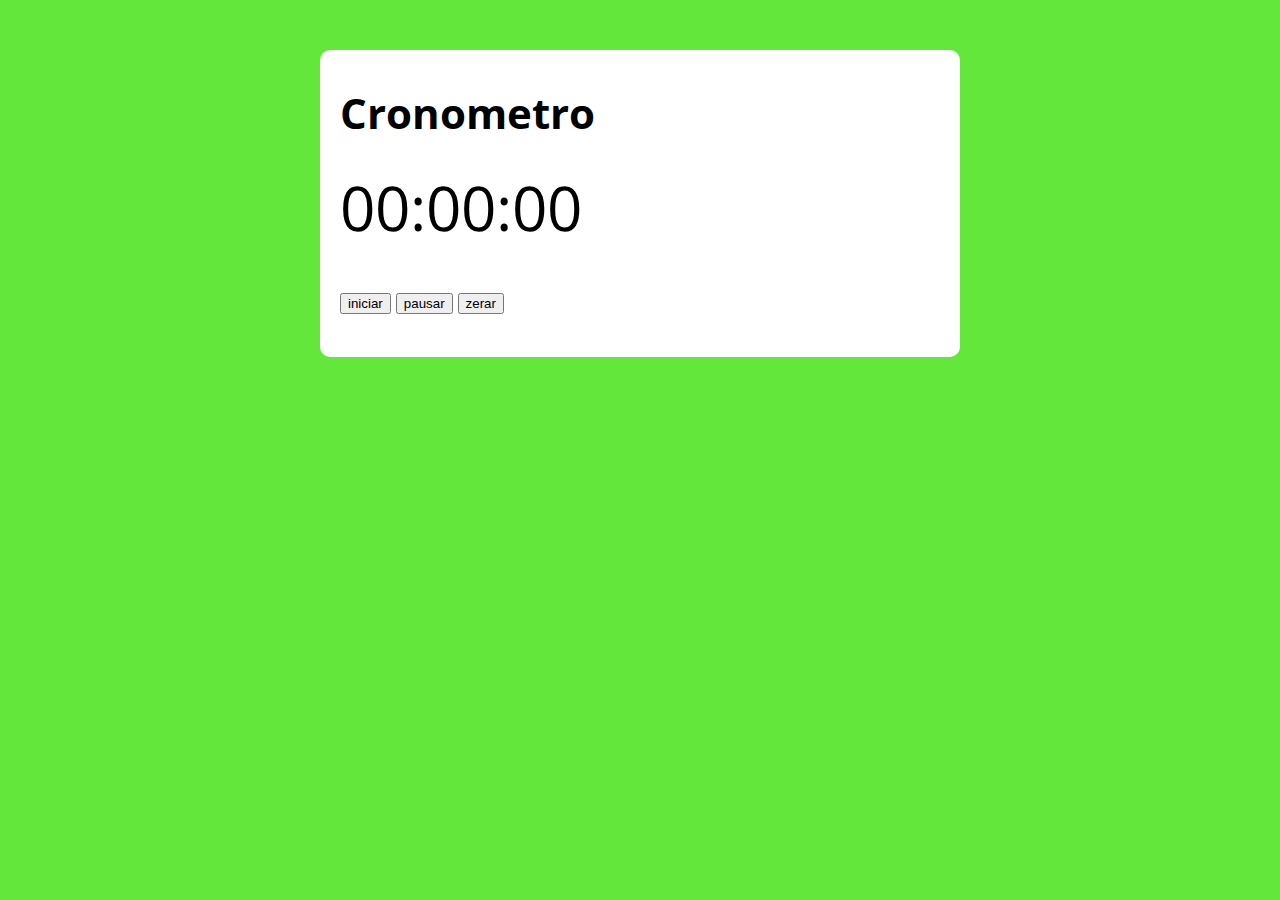
<file: Cronometro/index.html>
<!DOCTYPE html>
<html lang="pt-BR">

<head>
  <meta charset="UTF-8">
  <meta name="viewport" content="width=device-width, initial-scale=1.0">
  <meta http-equiv="X-UA-Compatible" content="ie=edge">
  <title>Modelo</title>
  <link rel="stylesheet" href="style.css">
</head>

<body>

  <section class="container">
    <h1> Cronometro</h1>
    <p class="relogio">00:00:00</p>
    <p>
      <button class="iniciar">iniciar</button>
      <button class="pausar">pausar</button>
      <button class="zerar">zerar</button>
    </p>
  </section>

  <script src="script.js"></script>
</body>

</html>
</file>
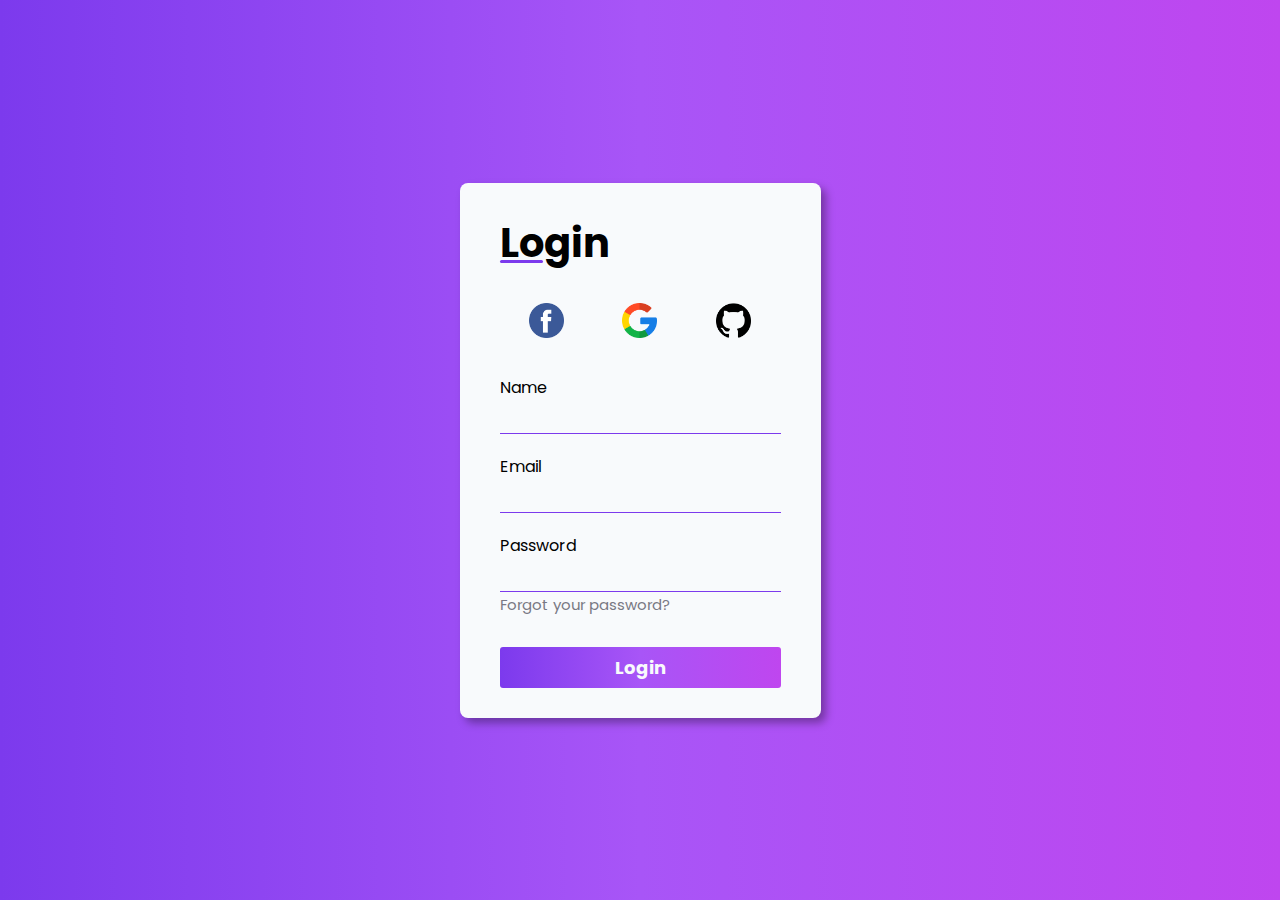
<file: Dark_Light Form/index.html>
<!DOCTYPE html>
<html lang="pt-br">
  <head>
    <meta charset="UTF-8" />
    <meta name="viewport" content="width=device-width, initial-scale=1.0" />
    <link
      rel="stylesheet"
      href="https://cdnjs.cloudflare.com/ajax/libs/font-awesome/6.4.2/css/all.min.css"
      integrity="sha512-z3gLpd7yknf1YoNbCzqRKc4qyor8gaKU1qmn+CShxbuBusANI9QpRohGBreCFkKxLhei6S9CQXFEbbKuqLg0DA=="
      crossorigin="anonymous"
      referrerpolicy="no-referrer"
    />
    <link rel="stylesheet" href="assets/css/style.css" />
    <title>Login Dark/Light Mode</title>
  </head>
  <body>
    <main id="container">
      <form id="login_form">
        <div id="form_header">
          <h1>Login</h1>
          <i id="mode_icon" class="fa-solid fa-moon"></i>
        </div>

        <div id="social_media">
          <a href="#"
            ><img src="assets/imgs/facebook.png" alt="Facebook Logo"
          /></a>
          <a href="#"><img src="assets/imgs/google.png" alt="Google Logo" /></a>
          <a href="#"><img src="assets/imgs/github.png" alt="Github Logo" /></a>
        </div>

        <div id="inputs">
          <div class="input_box">
            <label for="name">
              Name
              <div class="input-field">
                <i class="fa-solid fa-user"></i>
                <input type="text" id="name" name="name" />
              </div>
            </label>
          </div>

          <div class="input_box">
            <label for="email">
              Email
              <div class="input-field">
                <i class="fa-solid fa-envelope"></i>
                <input type="email" id="email" name="email" />
              </div>
            </label>
          </div>

          <div class="input_box">
            <label for="password">
              Password
              <div class="input-field">
                <i class="fa-solid fa-key"></i>
                <input type="password" id="password" name="password" />
              </div>
            </label>
            <div id="forgot_password">
              <a href="#"> Forgot your password? </a>
            </div>
          </div>
        </div>

        <button type="submit" id="login_button">Login</button>
      </form>
    </main>
    <script type="text/javascript" src="assets/js/script.js"></script>
  </body>
</html>
</file>
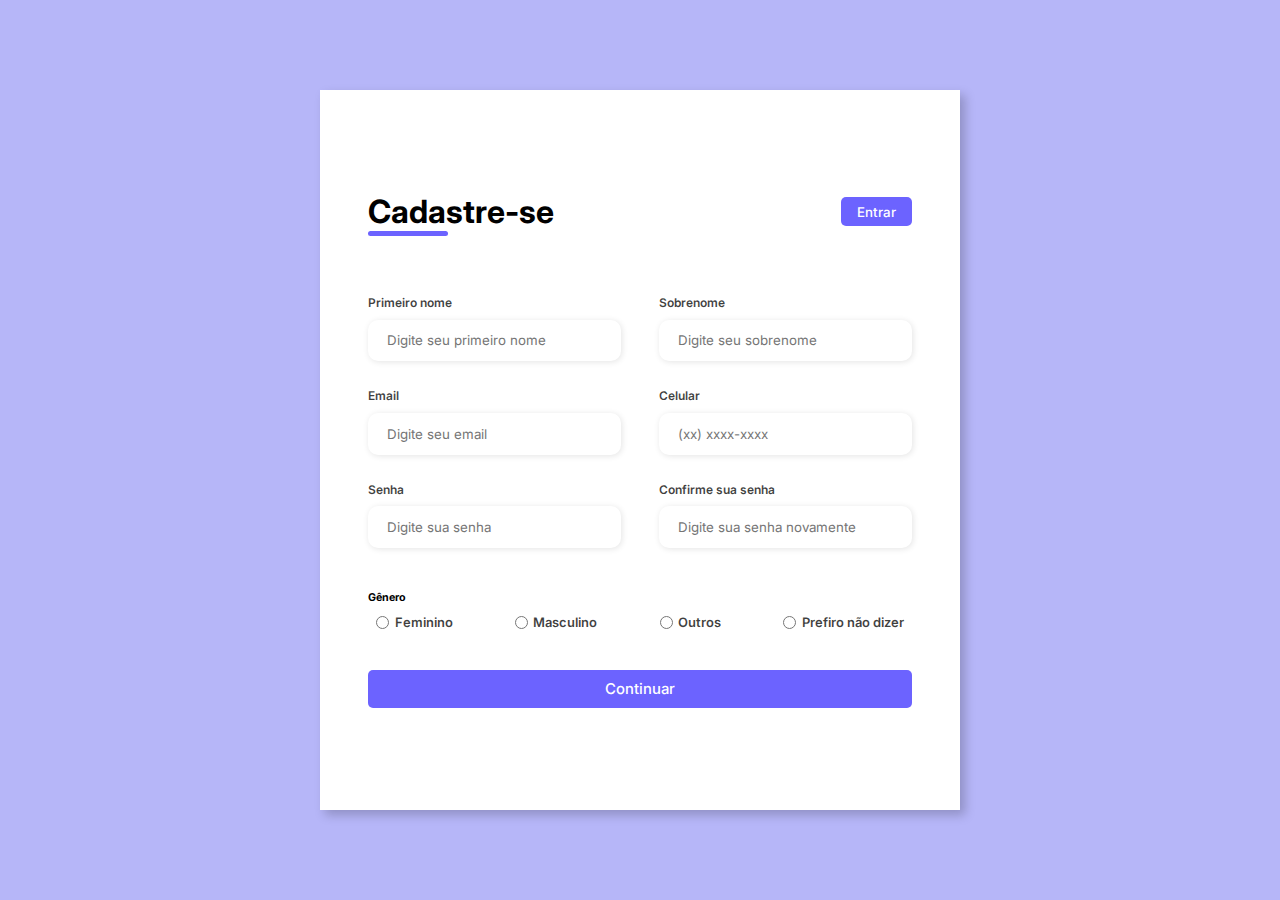
<file: Formulario Cadastro Responsivo/index.html>
<!DOCTYPE html>
<html lang="pt-br">
  <head>
    <meta charset="UTF-8" />
    <meta name="viewport" content="width=device-width, initial-scale=1.0" />
    <link rel="stylesheet" href="assets/css/style.css" />
    <title>Formulário de Cadastro</title>
  </head>
  <body>
    <div class="container">
      <div class="form-image">
        <img src="assets/img/undraw_code_review_re_woeb.svg" />
      </div>
      <div class="form">
        <form action="#">
          <div class="form-header">
            <div class="title">
              <h1>Cadastre-se</h1>
            </div>
            <div class="login-button">
              <button><a href="#">Entrar</a></button>
            </div>
          </div>
          <div class="input-group">
            <div class="input-box">
              <label for="firstname">Primeiro nome</label>
              <input
                id="firstname"
                type="text"
                name="firstname"
                placeholder="Digite seu primeiro nome"
                required
              />
            </div>

            <div class="input-box">
              <label for="lastname">Sobrenome</label>
              <input
                id="lastname"
                type="text"
                name="lastname"
                placeholder="Digite seu sobrenome"
                required
              />
            </div>

            <div class="input-box">
              <label for="email">Email</label>
              <input
                id="email"
                type="email"
                name="email"
                placeholder="Digite seu email"
                required
              />
            </div>

            <div class="input-box">
              <label for="number">Celular</label>
              <input
                id="number"
                type="tel"
                name="number"
                placeholder="(xx) xxxx-xxxx"
                required
              />
            </div>

            <div class="input-box">
              <label for="password">Senha</label>
              <input
                id="password"
                type="password"
                name="password"
                placeholder="Digite sua senha"
                required
              />
            </div>

            <div class="input-box">
              <label for="password">Confirme sua senha</label>
              <input
                id="password"
                type="password"
                name="confirmpassword"
                placeholder="Digite sua senha novamente"
                required
              />
            </div>
          </div>

          <div class="gender-inputs">
            <div class="gender-title">
              <h6>Gênero</h6>
            </div>

            <div class="gender-group">
              <div class="gender-input">
                <input type="radio" id="female" name="gender" />
                <label for="female">Feminino</label>
              </div>

              <div class="gender-input">
                <input type="radio" id="male" name="gender" />
                <label for="male">Masculino</label>
              </div>

              <div class="gender-input">
                <input type="radio" id="others" name="gender" />
                <label for="others">Outros</label>
              </div>

              <div class="gender-input">
                <input type="radio" id="none" name="gender" />
                <label for="none">Prefiro não dizer</label>
              </div>
            </div>
          </div>
          <div class="continue-button">
            <button><a href="#">Continuar</a></button>
          </div>
        </form>
      </div>
    </div>
  </body>
</html>
</file>
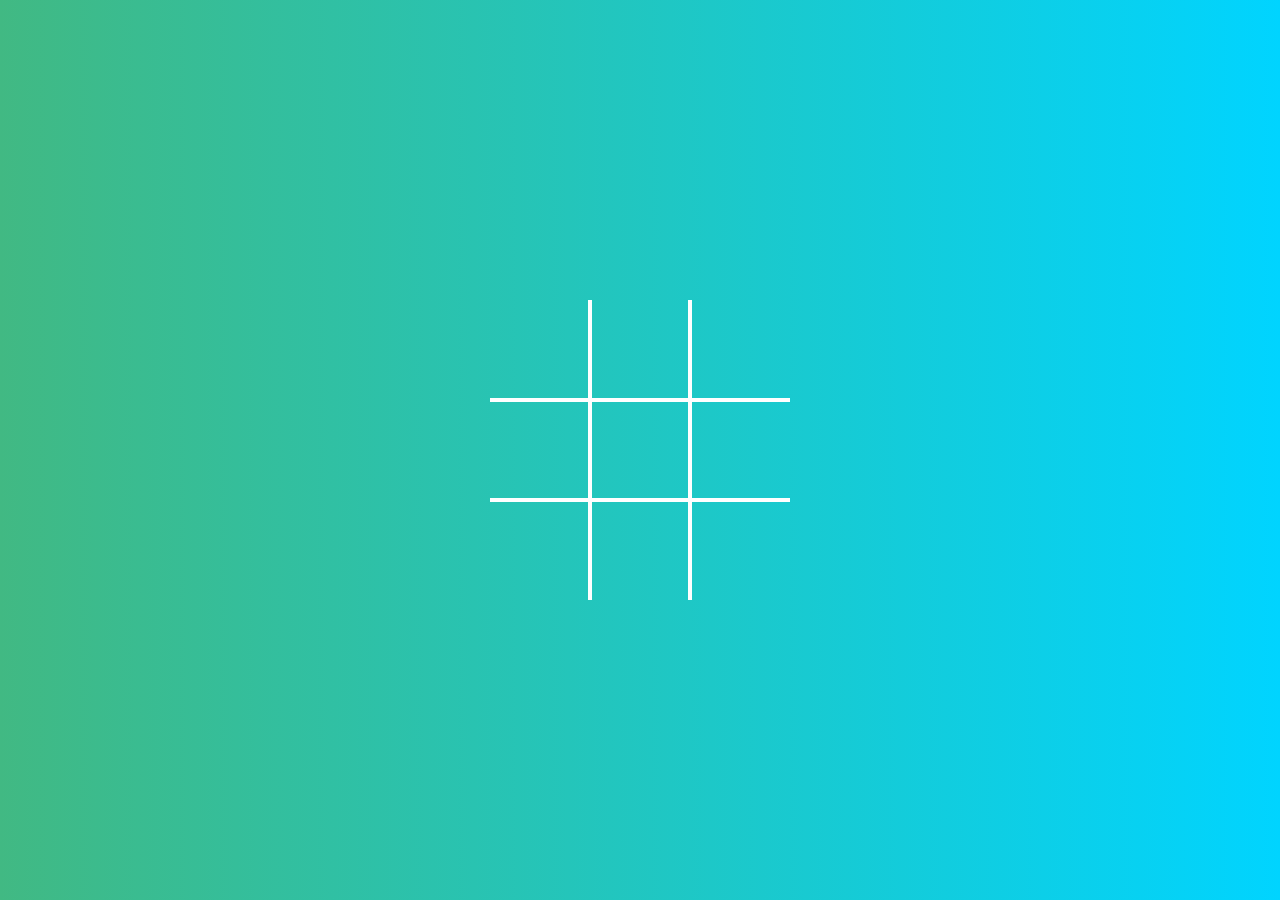
<file: Jogo da Velha/index.html>
<!DOCTYPE html>
<html lang="en">
  <head>
    <meta charset="UTF-8" />
    <meta name="viewport" content="width=device-width, initial-scale=1.0" />
    <link rel="stylesheet" href="assets/css/style.css" />
    <title>Jogo da Velha</title>
  </head>
  <body>
    <div class="board" data-board>
      <div class="cell" data-cell></div>
      <div class="cell" data-cell></div>
      <div class="cell" data-cell></div>
      <div class="cell" data-cell></div>
      <div class="cell" data-cell></div>
      <div class="cell" data-cell></div>
      <div class="cell" data-cell></div>
      <div class="cell" data-cell></div>
      <div class="cell" data-cell></div>
      <div class="winning-message" data-winning-message>
        <p class="winning-message-text" data-winning-message-text></p>
        <button class="restart-button" data-restart-button>Reiniciar</button>
      </div>
    </div>
    <script src="assets/js/script.js"></script>
  </body>
</html>
</file>
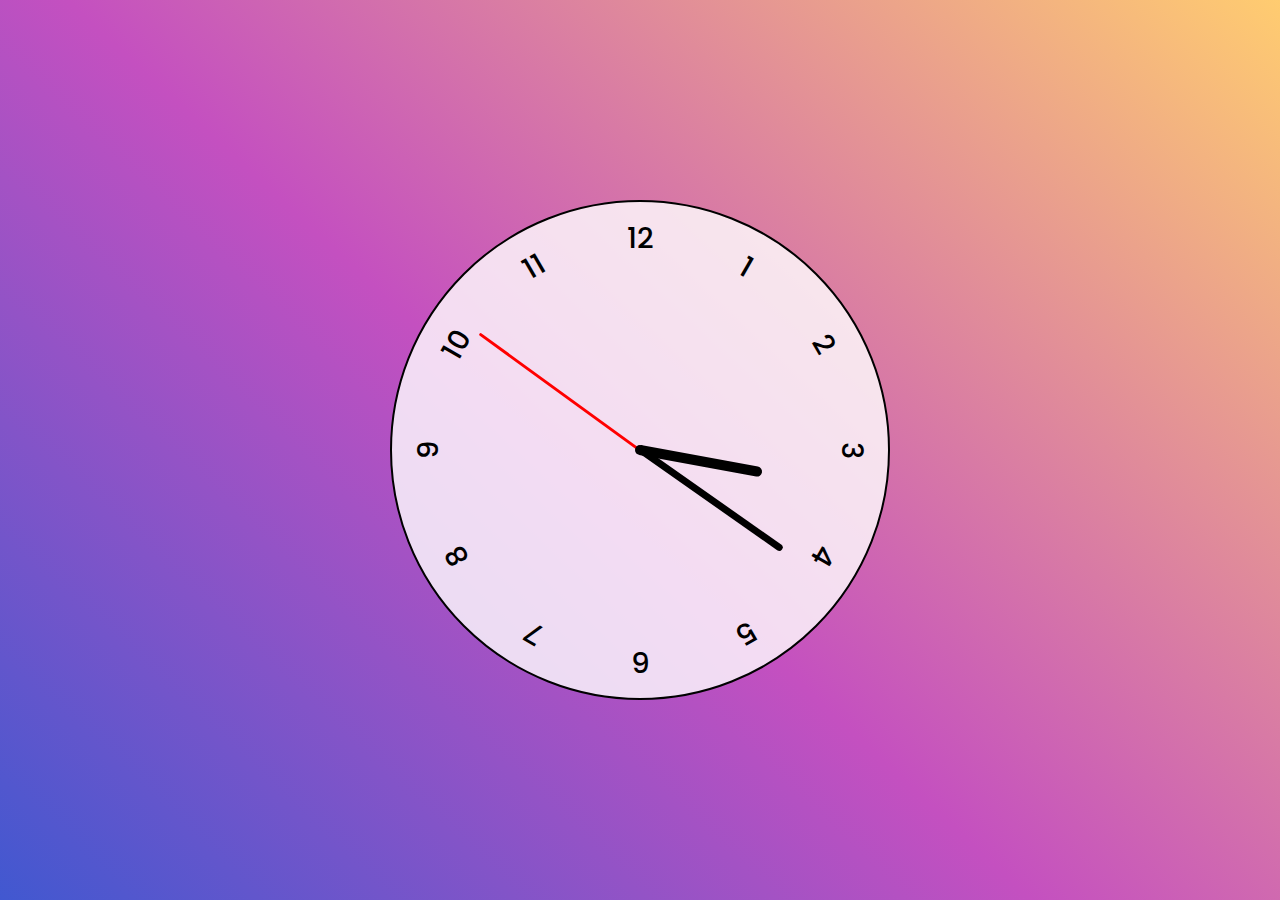
<file: Relogio_Analogico/index.html>
<!DOCTYPE html>
<html lang="en">
  <head>
    <meta charset="UTF-8" />
    <meta http-equiv="X-UA-Compatible" content="IE=edge" />
    <meta name="viewport" content="width=device-width, initial-scale=1.0" />
    <link rel="preconnect" href="https://fonts.googleapis.com" />
    <link rel="preconnect" href="https://fonts.gstatic.com" crossorigin />
    <link
      href="https://fonts.googleapis.com/css2?family=Poppins:wght@400;500;700&display=swap"
      rel="stylesheet"
    />
    <link rel="stylesheet" href="assets/css/style.css" />
    <title>Relógio</title>
  </head>
  <body>
    <!-- criar div com uma classe .(nome da classe) -->
    <div class="clock">
      <div class="hand seconds"></div>
      <div class="hand minutes"></div>
      <div class="hand hours"></div>

      <!-- .div.number.number-$*12{$} -->

      <div class="div number number-1">1</div>
      <div class="div number number-2">2</div>
      <div class="div number number-3">3</div>
      <div class="div number number-4">4</div>
      <div class="div number number-5">5</div>
      <div class="div number number-6">6</div>
      <div class="div number number-7">7</div>
      <div class="div number number-8">8</div>
      <div class="div number number-9">9</div>
      <div class="div number number-10">10</div>
      <div class="div number number-11">11</div>
      <div class="div number number-12">12</div>
    </div>
    <script src="assets/js/script.js"></script>
  </body>
</html>
</file>
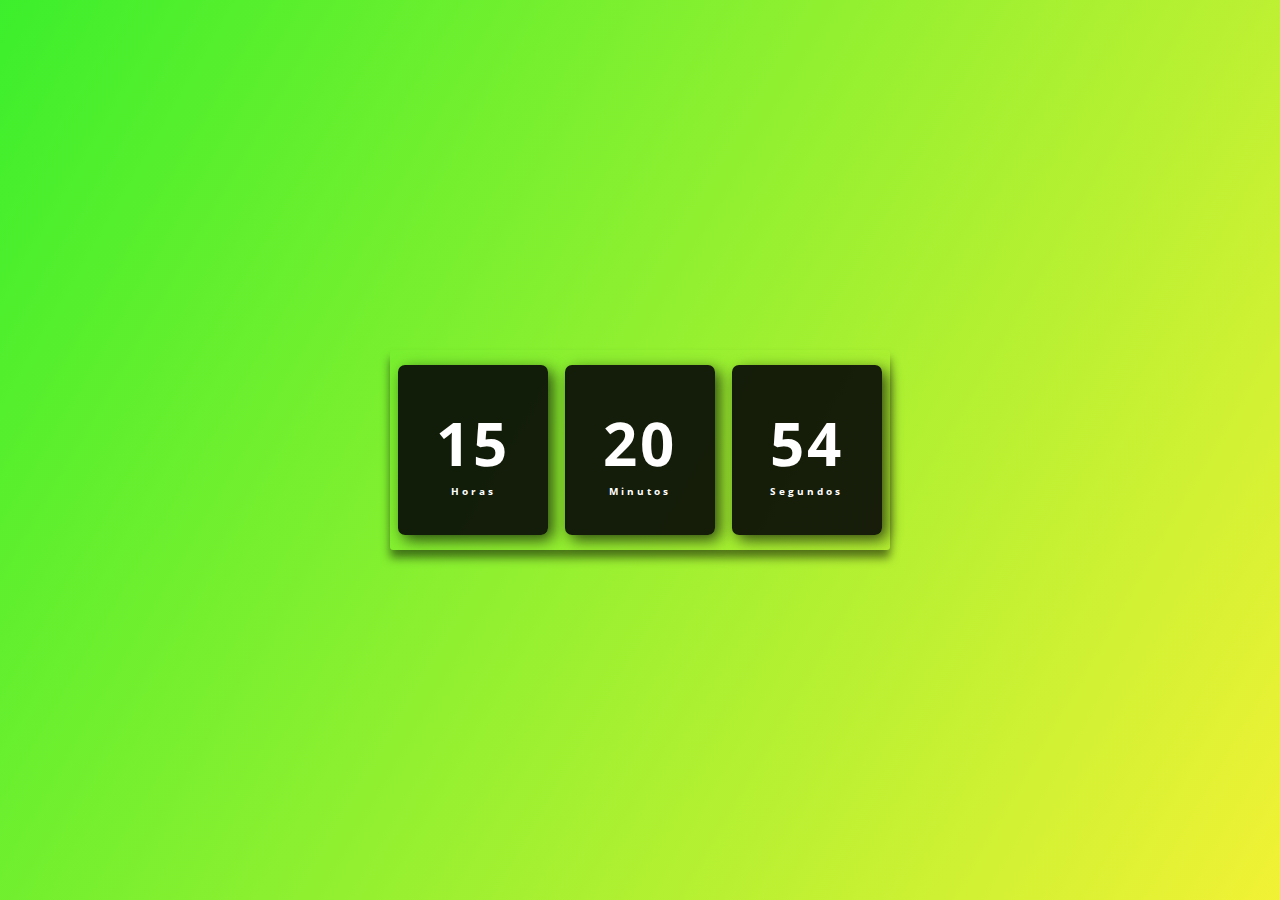
<file: Relogio_Digital/index.html>
<!DOCTYPE html>
<html lang="pt-br">
<head>
    <meta charset="UTF-8">
    <meta http-equiv="X-UA-Compatible" content="IE=edge">
    <meta name="viewport" content="width=device-width, initial-scale=1.0">
    <link rel="stylesheet" href="assets/css/style.css">
    <title>Relógio Digital</title>
</head>
<body>
    <div class = "relogio">
        <div>
            <span id = "horas"> 00 </span>
            <span class = "tempo"> Horas </span>
        </div>
        
        <div>
            <span id = "minutos"> 00 </span>
            <span class = "tempo"> Minutos </span>
        </div>

        <div>
            <span id = "segundos"> 00 </span>
            <span class = "tempo"> Segundos </span>
        </div>

    </div>
    <script src="assets/js/script.js"></script>
</body>
</html>
</file>
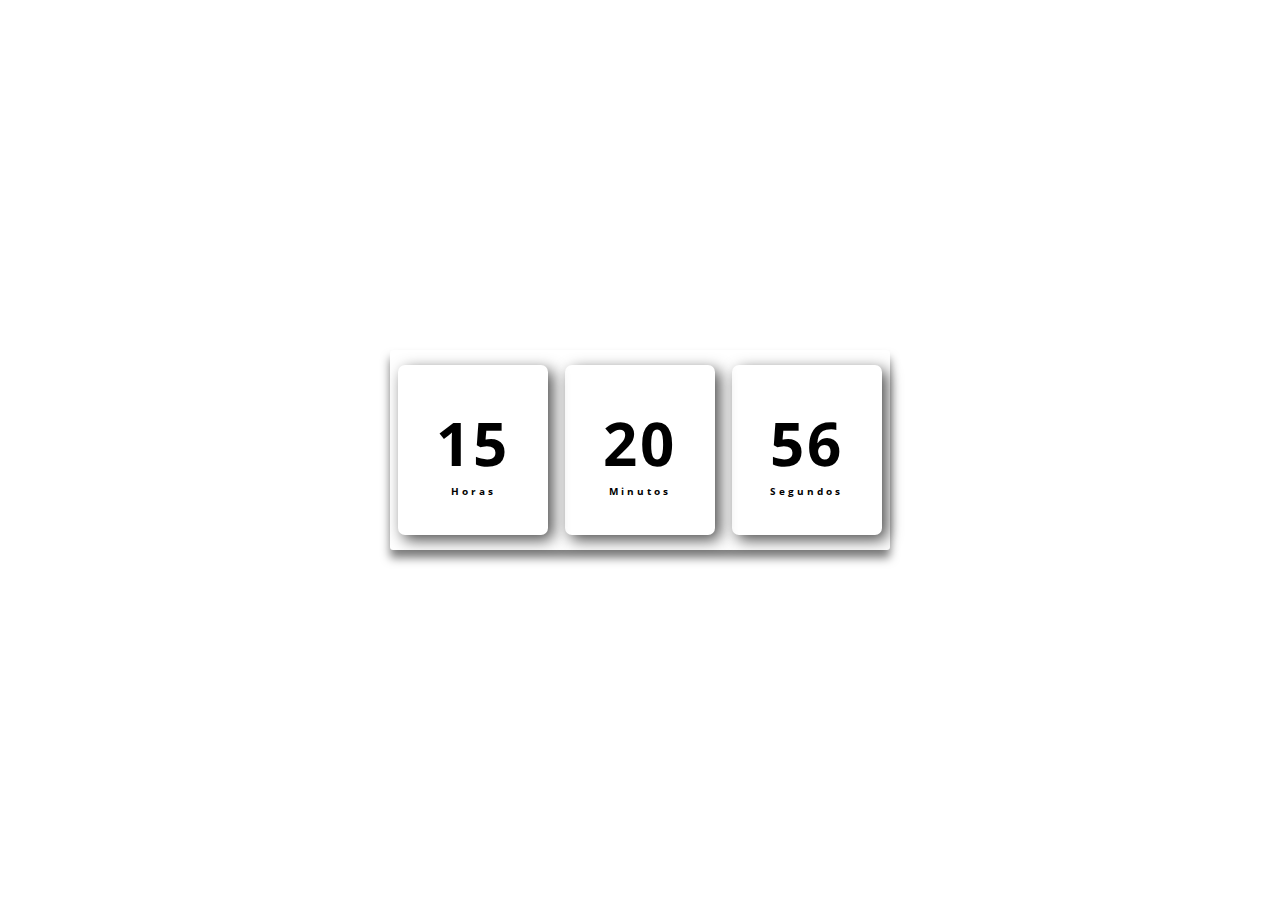
<file: Relogio_Digital/background_image_clock.html>
<!DOCTYPE html>
<html lang="pt-br">
<head>
    <meta charset="UTF-8">
    <meta http-equiv="X-UA-Compatible" content="IE=edge">
    <meta name="viewport" content="width=device-width, initial-scale=1.0">
    <link rel="stylesheet" href="assets/css/style_background_image.css">
    <title>Relógio Digital</title>
</head>
<body>
    <div class = "relogio">
        <div>
            <span id = "horas"> 00 </span>
            <span class = "tempo"> Horas </span>
        </div>
        
        <div>
            <span id = "minutos"> 00 </span>
            <span class = "tempo"> Minutos </span>
        </div>

        <div>
            <span id = "segundos"> 00 </span>
            <span class = "tempo"> Segundos </span>
        </div>

    </div>
    <script src="assets/js/script.js"></script>
</body>
</html>
</file>
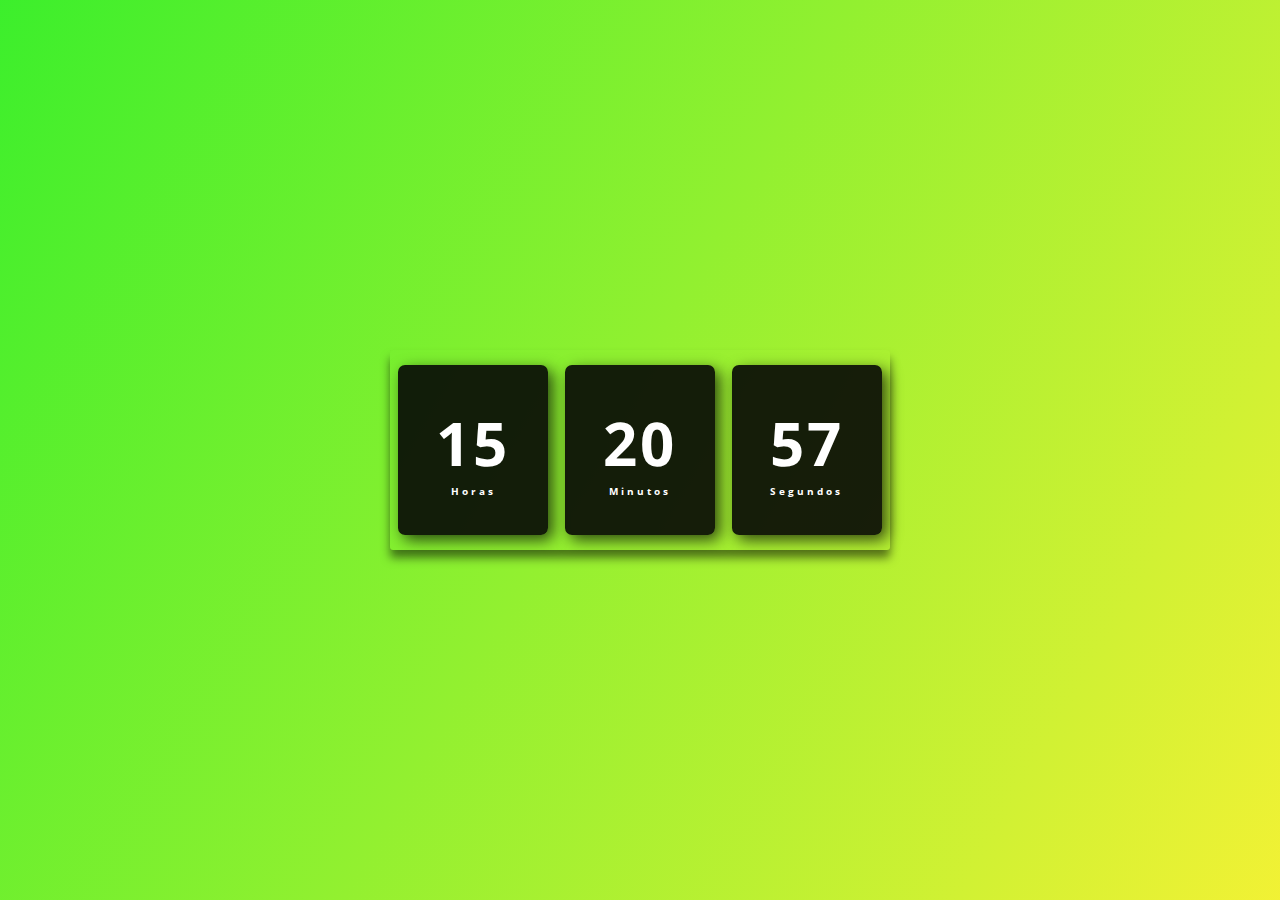
<file: Relogio_Digital/linear_gradient_clock.html>
<!DOCTYPE html>
<html lang="pt-br">
<head>
    <meta charset="UTF-8">
    <meta http-equiv="X-UA-Compatible" content="IE=edge">
    <meta name="viewport" content="width=device-width, initial-scale=1.0">
    <link rel="stylesheet" href="assets/css/style_linear_gradient.css">
    <title>Relógio Digital</title>
</head>
<body>
    <div class = "relogio">
        <div>
            <span id = "horas"> 00 </span>
            <span class = "tempo"> Horas </span>
        </div>
        
        <div>
            <span id = "minutos"> 00 </span>
            <span class = "tempo"> Minutos </span>
        </div>

        <div>
            <span id = "segundos"> 00 </span>
            <span class = "tempo"> Segundos </span>
        </div>

    </div>
    <script src="assets/js/script.js"></script>
</body>
</html>
</file>
<file: Cronometro/style.css>
@import url('https://fonts.googleapis.com/css?family=Open+Sans:400,700&display=swap');
:root {
  --primary-color: rgba(60, 225, 10, 0.801);
  --primary-color-darker: rgba(60, 225, 10, 0.801);
}

* {
  box-sizing: border-box;
  outline: 0;
}

body {
  margin: 0;
  padding: 0;
  background: var(--primary-color);
  font-family: 'Open sans', sans-serif;
  font-size: 1.3em;
  line-height: 1.5em;
}

.container {

  max-width: 640px;
  margin: 50px auto;
  background: #fff;
  padding: 20px;
  border-radius: 10px;
}

form input, form label, form button {
  display: block;
  width: 100%;
  margin-bottom: 10px;
}

form input {
  font-size: 24px;
  height: 50px;
  padding: 0 20px;
}

form input:focus {
  outline: 1px solid var(--primary-color);
}

form button {
  border: none;
  background: var(--primary-color);
  color: #fff;
  font-size: 18px;
  font-weight: 700;
  height: 50px;
  cursor: pointer;
  margin-top: 30px;
}

form button:hover {
  background: var(--primary-color-darker);
}
.relogio {
  font-size: 3em;
}

.pausado {
  color: red;
}
</file>
<file: Dark_Light Form/assets/css/style.css>
@import url("https://fonts.googleapis.com/css2?family=Poppins%3Awght%40100%3B200%3B300%3B400&display=swap%27%29%3B");

:root {
  --color-light-50: #f8fafc;

  --color-dark-50: #797984;
  --color-dark-100: #312d37;
  --color-dark-900: #000;

  --color-purple-50: #7c3aed;
  --color-purple-100: #a855f7;
  --color-purple-200: #bf46ef;

  --color-gradient: linear-gradient(
    90deg,
    var(--color-purple-50),
    var(--color-purple-100),
    var(--color-purple-200)
  );
}

* {
  font-family: "Poppins", sans-serif;
  margin: 0;
  padding: 0;
  box-sizing: border-box;
}

#container {
  height: 100vh;
  width: 100%;
  background: var(--color-gradient);
  display: flex;
  align-items: center;
  justify-content: center;
}

#login_form {
  background-color: var(--color-light-50);
  display: flex;
  flex-direction: column;
  padding: 30px 40px;
  border-radius: 8px;
  gap: 30px;
  box-shadow: 5px 5px 8px rgba(0, 0, 0, 0.336);
  height: fit-content;
  animation: dark-to-light 1s ease-in-out;
}

#form_header {
  display: flex;
  align-items: center;
  justify-content: space-between;
}

#form_header h1 {
  font-size: 40px;
  position: relative;
}

#form_header h1::before {
  position: absolute;
  content: "";
  width: 40%;
  background-color: var(--color-purple-50);
  height: 3px;
  bottom: 10px;
  border-radius: 5px;
}

#mode_icon {
  cursor: pointer;
  font-size: 20px;
}

#social_media {
  display: flex;
  justify-content: space-around;
}

#social_media img {
  width: 35px;
}

#social_media img:hover {
  transform: scale(1.2);
}

#inputs {
  display: flex;
  flex-direction: column;
  justify-content: center;
  align-items: center;
  gap: 20px;
}

.input-box label {
  font-size: 14px;
  color: var(--color-dark-50);
}

.input-field {
  display: flex;
  align-items: center;
  gap: 15px;
  padding: 3px;
  cursor: text;
  border-bottom: 1px solid var(--color-purple-50);
}

.input-field i {
  font-size: 18px;
  color: var(--color-dark-900);
}

.input-field input {
  border: none;
  background-color: transparent;
  width: 260px;
  font-size: 18px;
  padding: 0px 5px;
}

.input-field input:focus {
  outline: none;
}

#forgot_password a {
  text-decoration: none;
  font-size: 15px;
  color: var(--color-dark-50);
}

#forgot_password a:hover {
  color: var(--color-purple-50);
}

#login_button {
  border: none;
  background: var(--color-gradient);
  color: var(--color-light-50);
  padding: 7px;
  font-size: 18px;
  border-radius: 3px;
  font-weight: bold;
  cursor: pointer;
}

#login_button:hover {
  transform: scale(1.05);
}

/* criando as classes pro modo dark*/
.dark#login_form {
  color: var(--color-light-50);
  background-color: var(--color-dark-100);
  animation: light-to-dark 1s ease-in-out;
}

.dark#login_form .input-field input,
.dark#login_form .input-field i {
  color: var(--color-light-50);
}

/* animação para a suavidade na mudança dos modos dark e light */
@keyframes dark-to-light {
  0% {
    background-color: var(--color-dark-100);
  }

  100% {
    background-color: var(--color-light-50);
  }
}

@keyframes light-to-dark {
  0% {
    background-color: var(--color-light-50);
  }
  100% {
    background-color: var(--color-dark-100);
  }
}
</file>
<file: Formulario Cadastro Responsivo/assets/css/style.css>
@import url("https://fonts.googleapis.com/css2?family=Inter:wght@100;200;300;400;500;600&family=Open+Sans:wght@300;500;700&display=swap");
* {
  padding: 0;
  margin: 0;
  box-sizing: border-box;
  font-family: "Inter", sans-serif;
}

body {
  width: 100%;
  height: 100vh;
  display: flex;
  justify-content: center;
  align-items: center;
  background: #0c0ce94d;
}

.container {
  width: 80%;
  height: 80vh;
  display: flex;
  box-shadow: 5px 5px 10px rgba(0, 0, 0, 0.212);
}

.form-image {
  width: 50%;
  display: flex;
  justify-content: center;
  align-items: center;
  background: #fde3a7d7;
  padding: 1rem;
}

.form-image img {
  width: 31rem;
}

.form {
  width: 50%;
  display: flex;
  justify-content: center;
  align-items: center;
  flex-direction: column;
  background-color: #fff;
  padding: 3rem;
}

.form-header {
  margin-bottom: 3rem;
  display: flex;
  justify-content: space-between;
}

.login-button {
  display: flex;
  align-items: center;
}

.login-button button {
  border: none;
  background-color: #6c63ff;
  padding: 0.4rem 1rem;
  border-radius: 5px;
  cursor: pointer;
}

.login-button button:hover {
  background-color: #6b63fff1;
  transform: scale(1.05);
}

.login-button button a {
  text-decoration: none;
  font-weight: 500;
  color: #fff;
}

.form-header h1::after {
  content: "";
  display: block;
  width: 5rem;
  height: 0.3rem;
  background-color: #6c63ff;
  margin: 0 auto;
  position: absolute;
  border-radius: 10px;
}

.input-group {
  display: flex;
  flex-wrap: wrap;
  justify-content: space-between;
  padding: 1rem 0;
}

.input-box {
  display: flex;
  flex-direction: column;
  margin-bottom: 1.1rem;
}

.input-box input {
  margin: 0.6rem 0;
  padding: 0.8rem 1.2rem;
  border: none;
  border-radius: 10px;
  box-shadow: 1px 1px 6px #0000001c;
}

.input-box input:hover {
  background-color: #eeeeee75;
}

.input-box input:focus-visible {
  outline: 1px solid #6c63ff;
}

.input-box label,
gender-title h6 {
  font-size: 0.75rem;
  font-weight: 600;
  color: #000000c0;
}

.input-box input:placeholder {
  color: #000000be;
}

.gender-group {
  display: flex;
  justify-content: space-between;
  margin-top: 0.62rem;
  padding: 0 0.5rem;
}

.gender-input {
  display: flex;
  align-items: center;
}

.gender-input input {
  margin-right: 0.35rem;
}

.gender-input label {
  font-size: 0.81rem;
  font-weight: 600;
  color: #000000c0;
}

.continue-button button {
  width: 100%;
  margin-top: 2.5rem;
  border: none;
  background-color: #6c63ff;
  padding: 0.62rem;
  border-radius: 5px;
  cursor: pointer;
}

.continue-button button:hover {
  background-color: #6b63fff1;
}

.continue-button button a {
  text-decoration: none;
  font-size: 0.93rem;
  font-weight: 500;
  color: #fff;
}

/* ate aqui o formulario ainda nao está responsivo */
@media screen and (max-width: 1330px) {
  .form-image {
    display: none;
  }
  .container {
    width: 50%;
  }

  .form {
    width: 100%;
  }
}

@media screen and (max-width: 1064px) {
  .container {
    width: 90%;
    height: auto;
  }
  .input-group {
    flex-direction: column;
    overflow-y: scroll;
    flex-wrap: nowrap;
    max-height: 10rem;
    padding-right: 5rem;
  }

  .gender-inputs {
    margin-top: 2rem;
  }
  .gender-group {
    flex-direction: column;
  }
  .gender-input {
    margin-top: 0.5rem;
  }
}
</file>
<file: Relogio_Analogico/assets/css/style.css>
* {
    box-sizing: border-box;
    padding: 0;
    margin: 0;
    font-family: "Poppins", sans-serif;
}

body {
    background-image: linear-gradient(43deg,#4158d0 0%,#c450c0 46%,#ffcc70 100%);
    height: 100vh;
    display: flex;
    align-items: center;
    justify-content: center;
}

.clock {
    width: 500px;
    height: 500px;
    background-color: rgba(255, 255, 255, 0.8);
    border-radius: 50%;
    border: 2px solid black;
    position: relative;
}

.clock .number {
    --rotation: 0;

    position: absolute;
    width: 100%;
    height: 100%;
    text-align: center;
    transform: rotate(var(--rotation));
    font-size: 1.8rem;
    font-weight: 500;
    padding: 15px;
}

.clock .number.number-1 {
    --rotation: 30deg;
}
.clock .number.number-2 {
    --rotation: 60deg;
}
.clock .number.number-3 {
    --rotation: 90deg;
}
.clock .number.number-4 {
    --rotation: 120deg;
}
.clock .number.number-5 {
    --rotation: 150deg;
}
.clock .number.number-6 {
    --rotation: 180deg;
}
.clock .number.number-7 {
    --rotation: 210deg;
}
.clock .number.number-8 {
    --rotation: 240deg;
}
.clock .number.number-9 {
    --rotation: 270deg;
}
.clock .number.number-10 {
    --rotation: 300deg;
}
.clock .number.number-11 {
    --rotation: 330deg;
}

/* Ponteiros */
.clock::after {
    content: "";
    position: absolute;
    width: 10px;
    height: 10px;
    border-radius: 50%;
    top: 50%;
    left:50%;
    z-index: 11;
    background-color: black;
    transform: translate(-50%, -50%);
}


.clock .hand {
    --rotation: 0;

    position: absolute;
    bottom: 50%;
    left: 50%;
    background-color: black;
    z-index: 10;
    transform: translateX(-50%) rotate(calc(var(--rotation) * 1deg));
    transform-origin: bottom;
    border-top-left-radius: 10px;
    border-top-right-radius: 10px;
}

.clock .hand.seconds {
    width: 3px;
    height: 40%;
    background-color: red;
}

.clock .hand.minutes {
    width: 7px;
    height: 35%;
    background-color: black;
}

.clock .hand.hours {
    width: 10px;
    height: 25%;
    background-color: black;
}
</file>
<file: Relogio_Digital/assets/css/style.css>
@import url('https://fonts.googleapis.com/css2?family=Open+Sans:ital,wght@0,400;0,500;1,500&display=swap');

* {
    margin: 0;
    padding: 0;
    font-family: 'Open Sans', sans-serif;
}

body {
    height: 100vh;
    background: linear-gradient(300deg, #efef10d8, #1bec08da);
    display: flex;
    align-items: center;
    justify-content: center;
}

.relogio {
    display: flex;
    align-items: center;
    justify-content: space-around;
    height: 200px;
    width: 500px;
    background: transparent;
    border-radius: 3px;
    box-shadow: 0px 8px 10px rgba(0,0,0,.5);
}

.relogio div{
    height: 170px;
    width: 150px;
    display: flex;
    flex-direction: column;
    align-items: center;
    justify-content: center;
    color: #fff;
    background: rgba(5,5,5,.9);
    box-shadow: 5px 5px 15px rgba(0,0,0,.7);
    border-radius: 7px;
    letter-spacing: 3px;
}

.relogio span {
    font-weight: bolder;
    font-size: 60px;
}

.relogio span.tempo {
    font-size: 10px;
}
</file>
<file: Relogio_Digital/assets/css/style_background_image.css>
@import url("https://fonts.googleapis.com/css2?family=Open+Sans:ital,wght@0,400;0,500;1,500&display=swap");

* {
  margin: 0;
  padding: 0;
  font-family: "Open Sans", sans-serif;
}

body {
  height: 100vh;
  background-image: url("https://images.pexels.com/photos/13746713/pexels-photo-13746713.jpeg?auto=compress&cs=tinysrgb&w=1260&h=750&dpr=1");
  background-size: 100%;
  display: flex;
  align-items: center;
  justify-content: center;
}

.relogio {
  display: flex;
  align-items: center;
  justify-content: space-around;
  height: 200px;
  width: 500px;
  background: transparent;
  border-radius: 3px;
  box-shadow: 0px 8px 10px rgba(0, 0, 0, 0.5);
}

.relogio div {
  height: 170px;
  width: 150px;
  display: flex;
  flex-direction: column;
  align-items: center;
  justify-content: center;
  color: #fff;
  background: transparent;
  box-shadow: 5px 5px 15px rgba(0, 0, 0, 0.7);
  border-radius: 7px;
  letter-spacing: 3px;
}

.relogio span {
  font-weight: bolder;
  font-size: 60px;
  color: black;
}

.relogio span.tempo {
  font-size: 10px;
}
</file>
<file: Relogio_Digital/assets/css/style_linear_gradient.css>
@import url('https://fonts.googleapis.com/css2?family=Open+Sans:ital,wght@0,400;0,500;1,500&display=swap');

* {
    margin: 0;
    padding: 0;
    font-family: 'Open Sans', sans-serif;
}

body {
    height: 100vh;
    background: linear-gradient(300deg, #efef10d8, #1bec08da);
    display: flex;
    align-items: center;
    justify-content: center;
}

.relogio {
    display: flex;
    align-items: center;
    justify-content: space-around;
    height: 200px;
    width: 500px;
    background: transparent;
    border-radius: 3px;
    box-shadow: 0px 8px 10px rgba(0,0,0,.5);
}

.relogio div{
    height: 170px;
    width: 150px;
    display: flex;
    flex-direction: column;
    align-items: center;
    justify-content: center;
    color: #fff;
    background: rgba(5,5,5,.9);
    box-shadow: 5px 5px 15px rgba(0,0,0,.7);
    border-radius: 7px;
    letter-spacing: 3px;
}

.relogio span {
    font-weight: bolder;
    font-size: 60px;
}

.relogio span.tempo {
    font-size: 10px;
}
</file>
<file: Jogo da Velha/assets/css/style.css>
/* resetando as configurações dos elementos */
* {
  box-sizing: border-box;
  margin: 0;
  padding: 0;
}

body {
  height: 100vh;
  width: 100vw;
  background: linear-gradient(
    90deg,
    rgba(65, 185, 131, 1) 0%,
    rgba(0, 212, 255, 1) 100%
  );
}

.board {
  display: grid;
  width: 100%;
  height: 100%;
  justify-content: center;
  align-content: center;
  justify-items: center;
  align-items: center;
  grid-template-columns: repeat(3, auto);
}

.board.x .cell:not(.x):not(.circle):hover::after,
.board.x .cell:not(.x):not(.circle):hover::before,
.board.circle .cell:not(.x):not(.circle):hover::before,
.board.circle .cell:not(.x):not(.circle):hover::after {
  background: rgba(255, 255, 255, 0.3) !important;
  /* !important vai sobrescrever outro background definido mais abaixo no codigo */
}

.cell {
  width: 100px;
  height: 100px;
  border: 2px solid white;
  display: flex;
  justify-content: center;
  align-items: center;
  position: relative;
}

.cell.x,
.cell.circle {
  cursor: not-allowed;
}

/* X */
.cell.x::before,
.cell.x::after,
.board.x .cell:not(.x):not(.circle):hover::after,
/* apenas nas celulas vazias (sem classe x ou circle, aplico o hover) */
.board.x .cell:not(.x):not(.circle):hover::before {
  content: "";
  height: calc(100px * 0.15);
  width: calc(100px * 0.9);
  background: white;
  position: absolute;
}

.cell.x::before,
.board.x .cell:not(.x):not(.circle):hover::before {
  transform: rotate(45deg);
}
.cell.x::after,
.board.x .cell:not(.x):not(.circle):hover::after {
  transform: rotate(-45deg);
}

/* Circle */
.cell.circle::before,
.cell.circle::after,
.board.circle .cell:not(.x):not(.circle):hover::before,
.board.circle .cell:not(.x):not(.circle):hover::after {
  content: "";
  height: calc(100px * 0.9);
  width: calc(100px * 0.9);
  background: white;
  position: absolute;
  border-radius: 50%;
}

/* removendo a borda superior dos filhos (cell) 1,2,3 da board e seguindo a msm logica pra remover as outras bordas*/
.cell:nth-child(1),
.cell:nth-child(2),
.cell:nth-child(3) {
  border-top: none;
}

.cell:nth-child(1),
.cell:nth-child(4),
.cell:nth-child(7) {
  border-left: none;
}

.cell:nth-child(7),
.cell:nth-child(8),
.cell:nth-child(9) {
  border-bottom: none;
}

.cell:nth-child(3),
.cell:nth-child(6),
.cell:nth-child(9) {
  border-right: none;
}

/* Mensagem de Vitoria */
.winning-message {
  display: none;
  /* funções abaixo vao fazer a div ocupar toda a pagina, altura e largura */
  position: fixed;
  top: 0;
  left: 0;
  right: 0;
  bottom: 0;
  justify-content: center;
  align-items: center;
  background-color: rgba(0, 0, 0, 0.8);
  flex-direction: column; /* para os itens ficarem um sobre o outro */
}

.restart-button{
  font-size: 2.5rem;
  background-color: rgba(65, 185, 131, 1);
  padding: 10px 15px;
  cursor: pointer;
  border-radius: 5px;
  border: none;
  margin-top: 16px;
  color: white;
}

.restart-button:hover {
  color: rgba(65, 185, 131, 1);
  background-color: white;
}

.winning-message-text {
  color:white;
  font-size: 5rem;
}


.show-winning-message {
  display: flex;
}
</file>
